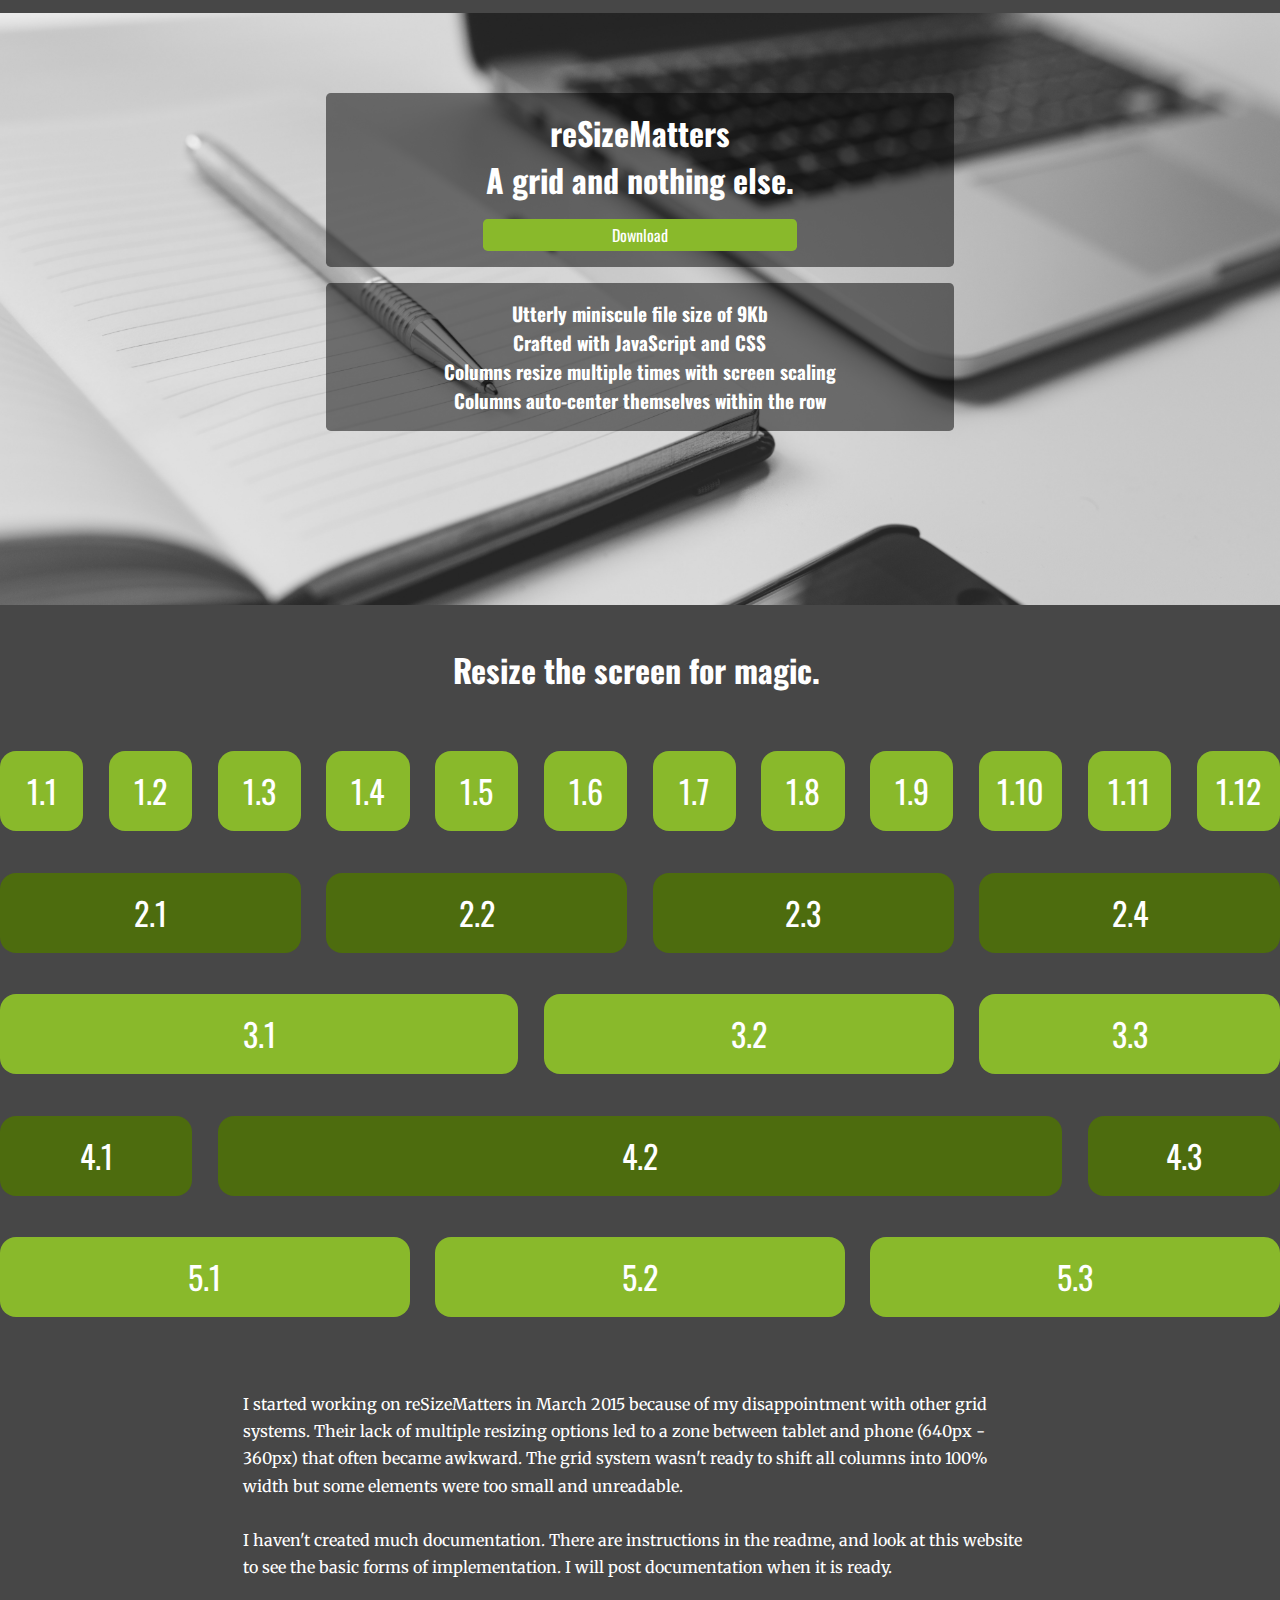
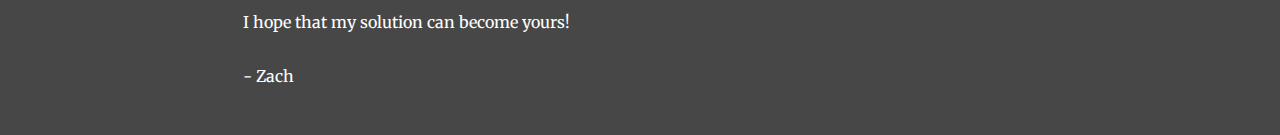
<file: index.html>
<html>
  <head>
    <title>reSizeMatters</title>
    <link rel="stylesheet" type="text/css" href="grid.css">
    <link rel="stylesheet" type="text/css" href="main.css">
    <link href='https://fonts.googleapis.com/css?family=Oswald:300' rel='stylesheet' type='text/css'>
    <link href='https://fonts.googleapis.com/css?family=Merriweather:300' rel='stylesheet' type='text/css'>
    <script src="https://ajax.googleapis.com/ajax/libs/jquery/2.1.4/jquery.min.js"></script>
    <script src="grid.js"></script>
  </head>
  <body>
    <div class="container">

      <div class="fluid row">
        <div class="twelve column top">

            <div class="fluid row">
              <div class="six column title">
                  <h1>reSizeMatters
                </br>
                  A grid and nothing else.</h1>
                  <a href="http://github.com/zakattak/reSizeMatters">
                    <div class="button">
                      Download
                    </div>
                  </a>
              </div>
            </div>

            <div class="fluid row">
              <div class="six column features">
                <h2>
                  Utterly miniscule file size of 9Kb
                </br>
                  Crafted with JavaScript and CSS
                </br>
                  Columns resize multiple times with screen scaling
                </br>
                  Columns auto-center themselves within the row
                </h2>
              </div>
            </div>


        </div>
      </div>

      <div class="fluid row">
        <div class="seven column">
            <h1 class="demo-heading">Resize the screen for magic.</h1>
        </div>
      </div>

      <div class="fluid row demo-row">
        <div class="one column demo">1.1</div>
        <div class="one column demo">1.2</div>
        <div class="one column demo">1.3</div>
        <div class="one column demo">1.4</div>
        <div class="one column demo">1.5</div>
        <div class="one column demo">1.6</div>
        <div class="one column demo">1.7</div>
        <div class="one column demo">1.8</div>
        <div class="one column demo">1.9</div>
        <div class="one column demo">1.10</div>
        <div class="one column demo">1.11</div>
        <div class="one column demo">1.12</div>
      </div>
      <div class="fluid row demo-row">
        <div class="three column demo2">2.1</div>
        <div class="three column demo2">2.2</div>
        <div class="three column demo2">2.3</div>
        <div class="three column demo2">2.4</div>
      </div>
      <div class="fluid row demo-row">
        <div class="five column demo">3.1</div>
        <div class="four column demo">3.2</div>
        <div class="three column demo">3.3</div>
      </div>
      <div class="fluid row demo-row">
        <div class="two column demo2">4.1</div>
        <div class="eight column demo2">4.2</div>
        <div class="two column demo2">4.3</div>
      </div>
      <div class="fluid row demo-row">
        <div class="four column demo">5.1</div>
        <div class="four column demo">5.2</div>
        <div class="four column demo">5.3</div>
      </div>

      <div class="fluid row intro">
        <div class="eight column">
          <div class="desc">
            I started working on reSizeMatters in March 2015 because of my disappointment with other grid systems.
            Their lack of multiple resizing options led to a zone between tablet and phone (640px - 360px)
            that often became awkward. The grid system wasn't ready to shift all columns into 100% width
            but some elements were too small and unreadable.
          </br></br>
            I haven't created much documentation. There are instructions in the readme, and look at this website
            to see the basic forms of implementation. I will post documentation when it is ready.
          </br></br>
            I hope that my solution can become yours!
          </br></br>
            - Zach
          </div>
        </div>
      </div>

    </div>
  </body>

</html>
</file>
<file: grid.css>
.container
{
  /*change width to whatever*/
  width: 100%;
  margin: auto;
}

.fluid
{
  padding: 0;
  margin: 0;
  clear: both;
}

.row:before,
.row:after
{
  content: "";
  display: table;
}

.row:after
{
  clear: both;
}

.column
{
  display: block;
  float: left;
  margin-left: 2%;
  margin-top: 1%;
  margin-bottom: 1%;
}

.column:first-child
{
  margin-left: 0;
}

.twelve
{
  width: 100%;
}

.eleven
{
  width: 91.5%;
}

.ten
{
  width: 83%;
}

.nine
{
  width: 74.5%;
}

.eight
{
  width: 66%;
}

.seven
{
  width: 57.5%;
}

.six
{
  width: 49%;
}

.five
{
  width: 40.5%;
}

.four
{
  width: 32%;
}

.three
{
  width: 23.5%;
}

.two
{
  width: 15%;
}

.one
{
  width: 6.5%;
}

@media screen and (max-width: 640px)
{
  /*The .fluid selectors make sure that the divs inside other columns don't get
  resized as the screen changes. That way tables and navs stay nice looking :)*/

  .fluid > .eleven
  {
    width: 100%;
  }

  .fluid > .ten
  {
    width: 100%;
  }

  .fluid > .nine
  {
    width: 100%;
  }

  .fluid > .eight
  {
    width: 100%;
  }

  .fluid > .seven
  {
    width: 100%;
  }

  .fluid > .six
  {
    width: 100%;
  }
    .fluid > .five
  {
    width: 75%;
  }

  .fluid > .four
  {
    width: 64%;
  }

  .fluid > .three
  {
    width: 47%;
  }

  .fluid > .two
  {
    width: 30%;
  }

  .fluid > .one
  {
    width: 13%;
  }
}

@media screen and (max-width: 480px)
{
  .fluid > .five
  {
    width: 100%;
  }

  .fluid > .four
  {
    width: 100%;
  }

  .fluid > .three
  {
    width: 100%;
  }

  .fluid > .two
  {
    width: 49%;
  }

  .fluid > .one
  {
    width: 23.5%;
  }
}

@media screen and (max-width: 320px)
{
  .fluid > .two
  {
    width: 100%;
  }

  .fluid > .one
  {
    width: 100%;
  }
}
</file>
<file: main.css>
body
{
  padding: 0;
  margin: 0;
  background-color: #474747;
  color: white;
}

html
{
  padding: 0;
  margin: 0;
}

a
{
  text-decoration: none;
  color: inherit;
}

li
{
  list-style-type: circle;
}

p
{
  font-family: 'Merriweather', serif;
}

h1
{
  font-size: 2rem;
  font-family: 'Oswald', sans-serif;
  color: white;
  margin:0;
}

h2
{
  font-size: 1.2rem;
  font-family: 'Oswald', sans-serif;
  color: white;
  margin:0;
}

hr
{
  border: 0;
  height: 1px;
  background-image: linear-gradient(
    to right,
    rgb(137, 185, 4, 0),
    rgb(137, 185, 4, 0.75),
    rgb(137, 185, 4, 0));
}

pre
{
  border-radius: .5rem;
  background-color: rgb(210, 210, 210);
  color: black;
  width: 75%;
  margin: auto;
  overflow-x: auto;
}

.top
{
  height: 30rem;
  padding-top: 5rem;
  padding-bottom: 2rem;
  width: 100%;

  background-image: url("img/background.jpg");
  background-size: cover;
}

.title
{
  text-align: center;
  background-color: rgba(0, 0, 0, 0.5);
  border-radius: .3rem;
  padding: 1rem 0 1rem 0;
  margin: auto;
}

.button
{
  color: white;
  height: 2rem;
  font-size: 1rem;
  width: 50%;
  margin-left: auto;
  margin-right: auto;
  margin-top: 1rem;
  text-align: center;
  font-family: 'Oswald', sans-serif;
  background-color: #89b92b;
  border-radius: .3rem;
  line-height: 2rem;
}

.features
{
  text-align: center;
  background-color: rgba(0, 0, 0, 0.5);
  border-radius: .3rem;
  padding: 1rem 0 1rem 0;
  margin-top: 1rem;
}

.demo-heading
{
  text-align: center;
  margin: 1rem 0 1rem 0;
}

.demo, .demo2
{
  font-family: 'Oswald', sans-serif;
  height: 5rem;
  border-radius: 1rem;
  text-align: center;
  font-size: 2rem;
  line-height: 5rem;
}

.demo
{
  background-color: #89b92b;
}

.demo2
{
  background-color: #4D6C0E;
}

.demo-row
{
  margin-top: 1rem;
  margin-bottom: 1rem;
}

.desc
{
  outer-width: 100%;
  font-family: 'Merriweather', serif;
  padding: 2rem;
  line-height: 1.7rem;
}

.instructions
{
  margin-top: 1rem;
  margin-bottom: 1rem;
}

.instruct
{
  padding: 1rem;
}

@media screen and (max-width: 640px)
{
  .desc
  {
    border-bottom: #89b92b 3px solid;
    border-right: none;
  }

}

@media screen and (max-width: 480px)
{

}

@media screen and (max-width: 360px)
{

}
</file>
